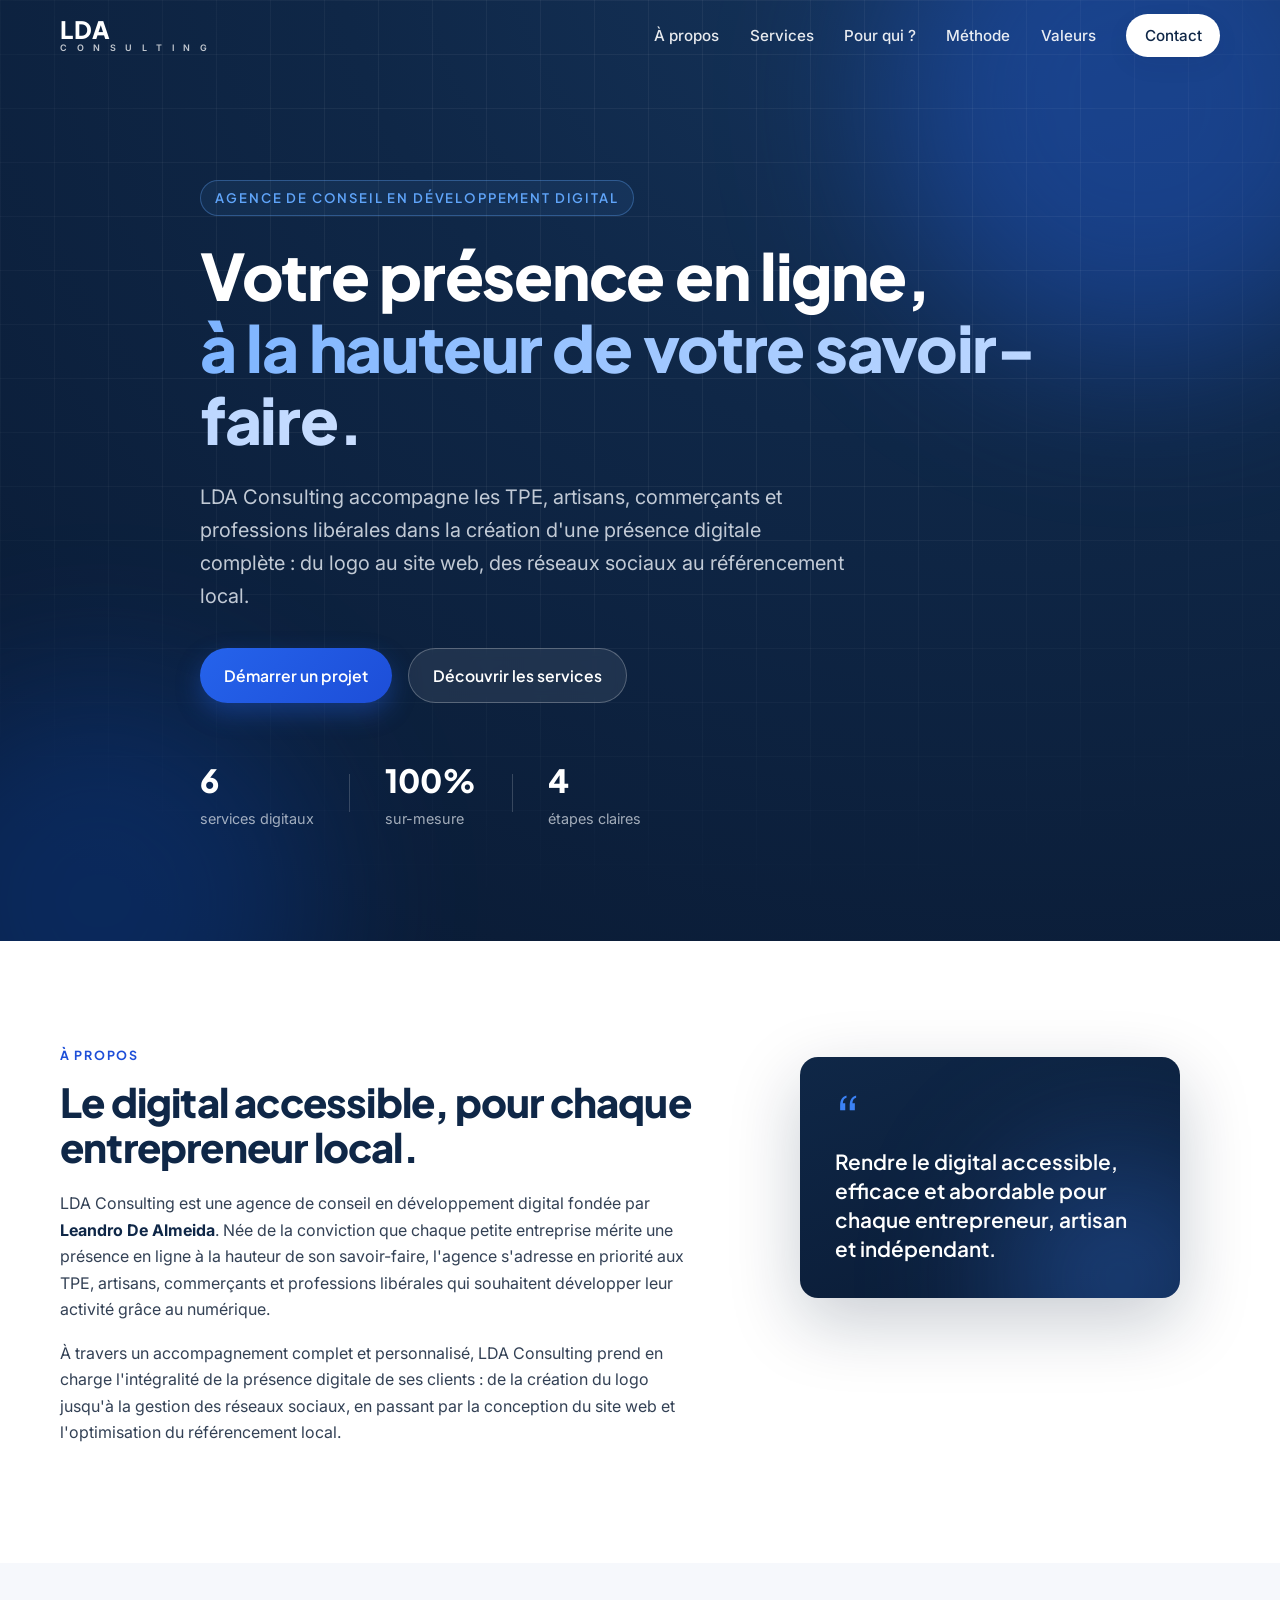
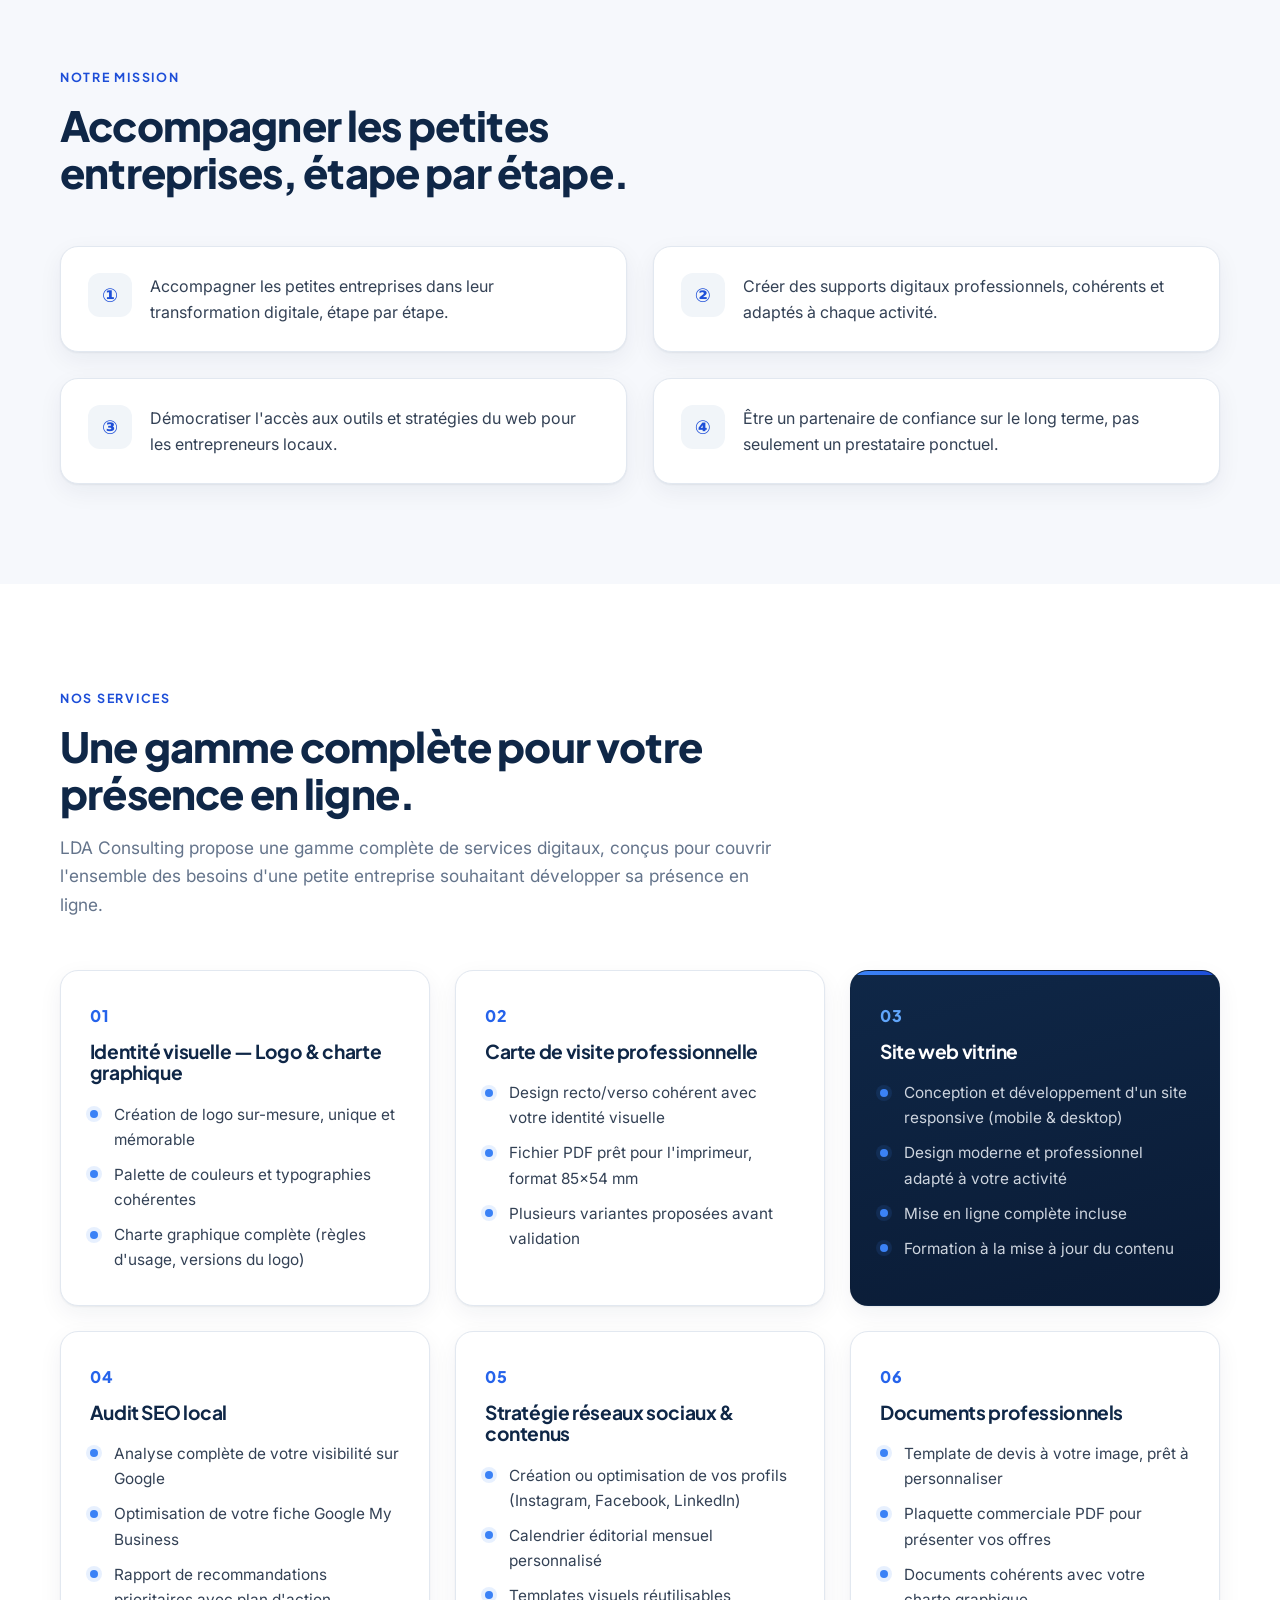
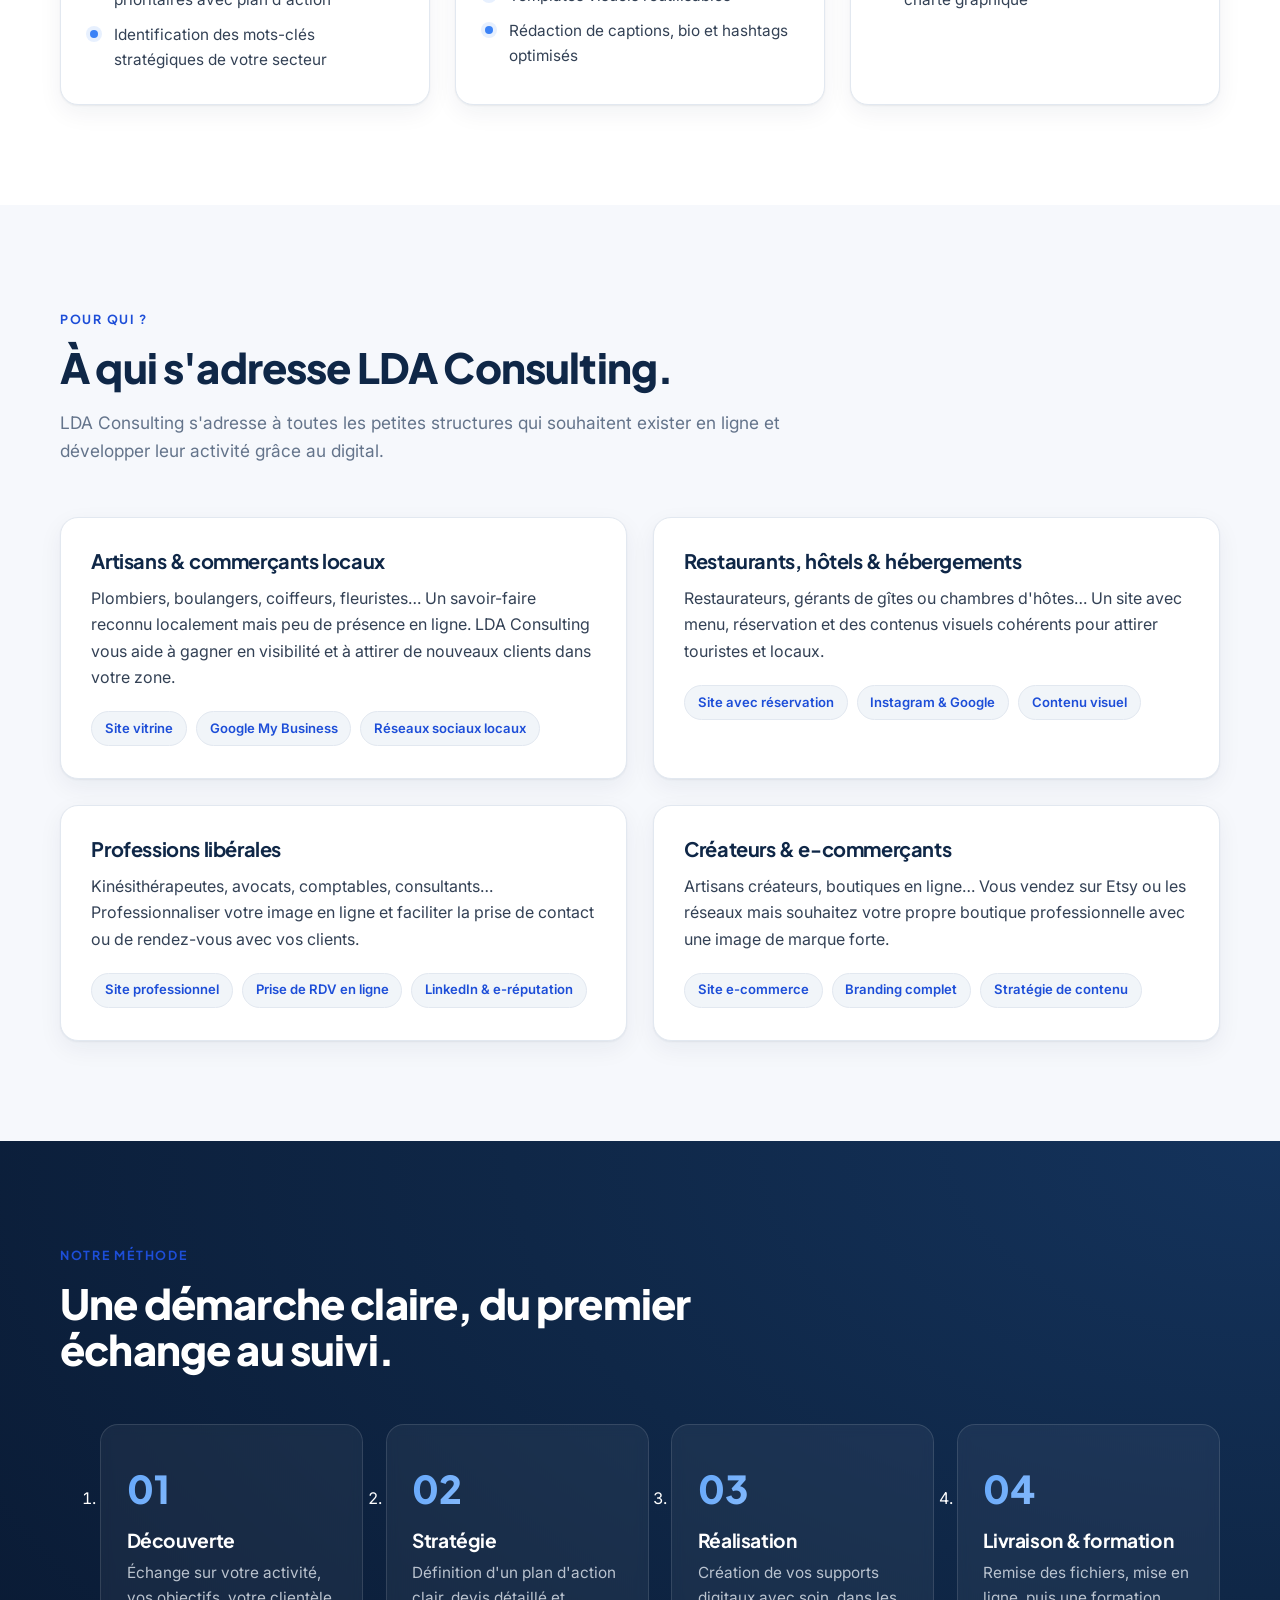
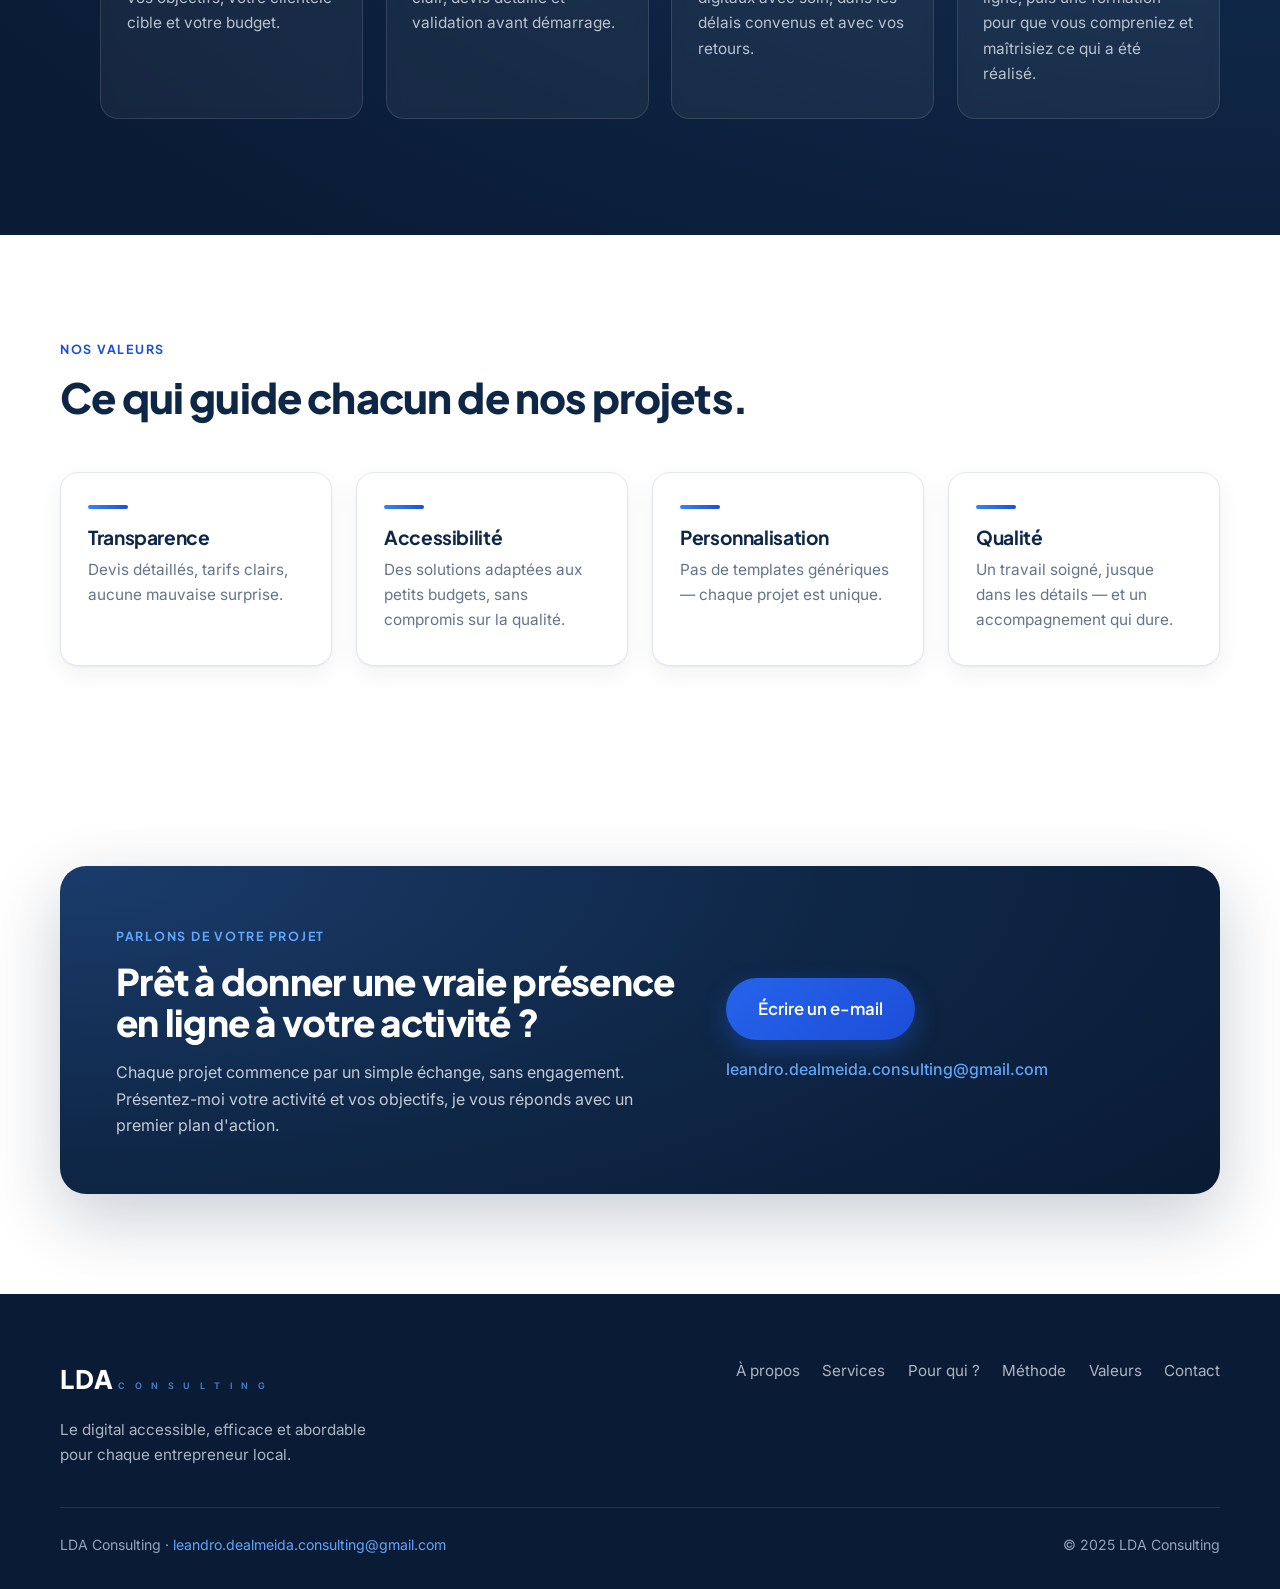
<file: index.html>
<!DOCTYPE html>
<html lang="fr">
<head>
  <meta charset="UTF-8" />
  <meta name="viewport" content="width=device-width, initial-scale=1.0" />
  <title>LDA Consulting — Agence de conseil en développement digital</title>
  <meta name="description" content="LDA Consulting accompagne les TPE, artisans, commerçants et professions libérales dans leur transformation digitale : logo, site web, réseaux sociaux et SEO local." />
  <link rel="preconnect" href="https://fonts.googleapis.com" />
  <link rel="preconnect" href="https://fonts.gstatic.com" crossorigin />
  <link href="https://fonts.googleapis.com/css2?family=Plus+Jakarta+Sans:wght@400;500;600;700;800&family=Inter:wght@400;500;600&display=swap" rel="stylesheet" />
  <link rel="stylesheet" href="styles.css" />
</head>
<body>

  <!-- ============ HEADER ============ -->
  <header class="site-header" id="header">
    <div class="container header-inner">
      <a href="#accueil" class="brand" aria-label="LDA Consulting — accueil">
        <span class="brand-mark">LDA</span>
        <span class="brand-sub">C&nbsp;O&nbsp;N&nbsp;S&nbsp;U&nbsp;L&nbsp;T&nbsp;I&nbsp;N&nbsp;G</span>
      </a>

      <nav class="nav" id="nav">
        <a href="#apropos">À propos</a>
        <a href="#services">Services</a>
        <a href="#clients">Pour qui&nbsp;?</a>
        <a href="#methode">Méthode</a>
        <a href="#valeurs">Valeurs</a>
        <a href="#contact" class="nav-cta">Contact</a>
      </nav>

      <button class="nav-toggle" id="navToggle" aria-label="Ouvrir le menu" aria-expanded="false">
        <span></span><span></span><span></span>
      </button>
    </div>
  </header>

  <!-- ============ HERO ============ -->
  <section class="hero" id="accueil">
    <div class="hero-bg" aria-hidden="true">
      <div class="glow glow-1"></div>
      <div class="glow glow-2"></div>
      <div class="grid-overlay"></div>
    </div>

    <div class="container hero-inner">
      <span class="eyebrow reveal">Agence de conseil en développement digital</span>
      <h1 class="reveal">
        Votre présence en ligne,<br />
        <span class="grad">à la hauteur de votre savoir-faire.</span>
      </h1>
      <p class="hero-lead reveal">
        LDA Consulting accompagne les TPE, artisans, commerçants et professions libérales
        dans la création d'une présence digitale complète&nbsp;: du logo au site web,
        des réseaux sociaux au référencement local.
      </p>
      <div class="hero-actions reveal">
        <a href="#contact" class="btn btn-primary">Démarrer un projet</a>
        <a href="#services" class="btn btn-ghost">Découvrir les services</a>
      </div>

      <div class="hero-stats reveal">
        <div class="stat">
          <span class="stat-num">6</span>
          <span class="stat-label">services digitaux</span>
        </div>
        <div class="stat-divider"></div>
        <div class="stat">
          <span class="stat-num">100%</span>
          <span class="stat-label">sur-mesure</span>
        </div>
        <div class="stat-divider"></div>
        <div class="stat">
          <span class="stat-num">4</span>
          <span class="stat-label">étapes claires</span>
        </div>
      </div>
    </div>
  </section>

  <!-- ============ À PROPOS ============ -->
  <section class="section" id="apropos">
    <div class="container about-grid">
      <div class="about-text reveal">
        <span class="section-tag">À propos</span>
        <h2>Le digital accessible, pour chaque entrepreneur local.</h2>
        <p>
          LDA Consulting est une agence de conseil en développement digital fondée par
          <strong>Leandro De Almeida</strong>. Née de la conviction que chaque petite
          entreprise mérite une présence en ligne à la hauteur de son savoir-faire,
          l'agence s'adresse en priorité aux TPE, artisans, commerçants et professions
          libérales qui souhaitent développer leur activité grâce au numérique.
        </p>
        <p>
          À travers un accompagnement complet et personnalisé, LDA Consulting prend en
          charge l'intégralité de la présence digitale de ses clients&nbsp;: de la création
          du logo jusqu'à la gestion des réseaux sociaux, en passant par la conception
          du site web et l'optimisation du référencement local.
        </p>
      </div>

      <figure class="quote-card reveal">
        <div class="quote-mark">“</div>
        <blockquote>
          Rendre le digital accessible, efficace et abordable pour chaque entrepreneur,
          artisan et indépendant.
        </blockquote>
      </figure>
    </div>
  </section>

  <!-- ============ MISSION ============ -->
  <section class="section section-mission" id="mission">
    <div class="container">
      <div class="section-head reveal">
        <span class="section-tag">Notre mission</span>
        <h2>Accompagner les petites entreprises, étape par étape.</h2>
      </div>

      <div class="mission-grid">
        <div class="mission-item reveal">
          <div class="mission-icon">①</div>
          <p>Accompagner les petites entreprises dans leur transformation digitale, étape par étape.</p>
        </div>
        <div class="mission-item reveal">
          <div class="mission-icon">②</div>
          <p>Créer des supports digitaux professionnels, cohérents et adaptés à chaque activité.</p>
        </div>
        <div class="mission-item reveal">
          <div class="mission-icon">③</div>
          <p>Démocratiser l'accès aux outils et stratégies du web pour les entrepreneurs locaux.</p>
        </div>
        <div class="mission-item reveal">
          <div class="mission-icon">④</div>
          <p>Être un partenaire de confiance sur le long terme, pas seulement un prestataire ponctuel.</p>
        </div>
      </div>
    </div>
  </section>

  <!-- ============ SERVICES ============ -->
  <section class="section" id="services">
    <div class="container">
      <div class="section-head reveal">
        <span class="section-tag">Nos services</span>
        <h2>Une gamme complète pour votre présence en ligne.</h2>
        <p class="section-intro">
          LDA Consulting propose une gamme complète de services digitaux, conçus pour
          couvrir l'ensemble des besoins d'une petite entreprise souhaitant développer
          sa présence en ligne.
        </p>
      </div>

      <div class="services-grid">
        <!-- 01 -->
        <article class="service-card reveal">
          <span class="service-num">01</span>
          <h3>Identité visuelle — Logo &amp; charte graphique</h3>
          <ul>
            <li>Création de logo sur-mesure, unique et mémorable</li>
            <li>Palette de couleurs et typographies cohérentes</li>
            <li>Charte graphique complète (règles d'usage, versions du logo)</li>
          </ul>
        </article>

        <!-- 02 -->
        <article class="service-card reveal">
          <span class="service-num">02</span>
          <h3>Carte de visite professionnelle</h3>
          <ul>
            <li>Design recto/verso cohérent avec votre identité visuelle</li>
            <li>Fichier PDF prêt pour l'imprimeur, format 85×54&nbsp;mm</li>
            <li>Plusieurs variantes proposées avant validation</li>
          </ul>
        </article>

        <!-- 03 -->
        <article class="service-card reveal featured">
          <span class="service-num">03</span>
          <h3>Site web vitrine</h3>
          <ul>
            <li>Conception et développement d'un site responsive (mobile &amp; desktop)</li>
            <li>Design moderne et professionnel adapté à votre activité</li>
            <li>Mise en ligne complète incluse</li>
            <li>Formation à la mise à jour du contenu</li>
          </ul>
        </article>

        <!-- 04 -->
        <article class="service-card reveal">
          <span class="service-num">04</span>
          <h3>Audit SEO local</h3>
          <ul>
            <li>Analyse complète de votre visibilité sur Google</li>
            <li>Optimisation de votre fiche Google My Business</li>
            <li>Rapport de recommandations prioritaires avec plan d'action</li>
            <li>Identification des mots-clés stratégiques de votre secteur</li>
          </ul>
        </article>

        <!-- 05 -->
        <article class="service-card reveal">
          <span class="service-num">05</span>
          <h3>Stratégie réseaux sociaux &amp; contenus</h3>
          <ul>
            <li>Création ou optimisation de vos profils (Instagram, Facebook, LinkedIn)</li>
            <li>Calendrier éditorial mensuel personnalisé</li>
            <li>Templates visuels réutilisables</li>
            <li>Rédaction de captions, bio et hashtags optimisés</li>
          </ul>
        </article>

        <!-- 06 -->
        <article class="service-card reveal">
          <span class="service-num">06</span>
          <h3>Documents professionnels</h3>
          <ul>
            <li>Template de devis à votre image, prêt à personnaliser</li>
            <li>Plaquette commerciale PDF pour présenter vos offres</li>
            <li>Documents cohérents avec votre charte graphique</li>
          </ul>
        </article>
      </div>
    </div>
  </section>

  <!-- ============ CLIENTS / POUR QUI ============ -->
  <section class="section section-clients" id="clients">
    <div class="container">
      <div class="section-head reveal">
        <span class="section-tag">Pour qui&nbsp;?</span>
        <h2>À qui s'adresse LDA Consulting.</h2>
        <p class="section-intro">
          LDA Consulting s'adresse à toutes les petites structures qui souhaitent exister
          en ligne et développer leur activité grâce au digital.
        </p>
      </div>

      <div class="clients-grid">
        <article class="client-card reveal">
          <h3>Artisans &amp; commerçants locaux</h3>
          <p>
            Plombiers, boulangers, coiffeurs, fleuristes… Un savoir-faire reconnu localement
            mais peu de présence en ligne. LDA Consulting vous aide à gagner en visibilité
            et à attirer de nouveaux clients dans votre zone.
          </p>
          <div class="tags">
            <span>Site vitrine</span><span>Google My Business</span><span>Réseaux sociaux locaux</span>
          </div>
        </article>

        <article class="client-card reveal">
          <h3>Restaurants, hôtels &amp; hébergements</h3>
          <p>
            Restaurateurs, gérants de gîtes ou chambres d'hôtes… Un site avec menu,
            réservation et des contenus visuels cohérents pour attirer touristes et locaux.
          </p>
          <div class="tags">
            <span>Site avec réservation</span><span>Instagram &amp; Google</span><span>Contenu visuel</span>
          </div>
        </article>

        <article class="client-card reveal">
          <h3>Professions libérales</h3>
          <p>
            Kinésithérapeutes, avocats, comptables, consultants… Professionnaliser votre
            image en ligne et faciliter la prise de contact ou de rendez-vous avec vos clients.
          </p>
          <div class="tags">
            <span>Site professionnel</span><span>Prise de RDV en ligne</span><span>LinkedIn &amp; e-réputation</span>
          </div>
        </article>

        <article class="client-card reveal">
          <h3>Créateurs &amp; e-commerçants</h3>
          <p>
            Artisans créateurs, boutiques en ligne… Vous vendez sur Etsy ou les réseaux
            mais souhaitez votre propre boutique professionnelle avec une image de marque forte.
          </p>
          <div class="tags">
            <span>Site e-commerce</span><span>Branding complet</span><span>Stratégie de contenu</span>
          </div>
        </article>
      </div>
    </div>
  </section>

  <!-- ============ MÉTHODE ============ -->
  <section class="section section-method" id="methode">
    <div class="container">
      <div class="section-head reveal">
        <span class="section-tag">Notre méthode</span>
        <h2>Une démarche claire, du premier échange au suivi.</h2>
      </div>

      <ol class="method-steps">
        <li class="method-step reveal">
          <span class="step-num">01</span>
          <h3>Découverte</h3>
          <p>Échange sur votre activité, vos objectifs, votre clientèle cible et votre budget.</p>
        </li>
        <li class="method-step reveal">
          <span class="step-num">02</span>
          <h3>Stratégie</h3>
          <p>Définition d'un plan d'action clair, devis détaillé et validation avant démarrage.</p>
        </li>
        <li class="method-step reveal">
          <span class="step-num">03</span>
          <h3>Réalisation</h3>
          <p>Création de vos supports digitaux avec soin, dans les délais convenus et avec vos retours.</p>
        </li>
        <li class="method-step reveal">
          <span class="step-num">04</span>
          <h3>Livraison &amp; formation</h3>
          <p>Remise des fichiers, mise en ligne, puis une formation pour que vous compreniez et maîtrisiez ce qui a été réalisé.</p>
        </li>
      </ol>
    </div>
  </section>

  <!-- ============ VALEURS ============ -->
  <section class="section" id="valeurs">
    <div class="container">
      <div class="section-head reveal">
        <span class="section-tag">Nos valeurs</span>
        <h2>Ce qui guide chacun de nos projets.</h2>
      </div>

      <div class="values-grid">
        <div class="value-card reveal">
          <h3>Transparence</h3>
          <p>Devis détaillés, tarifs clairs, aucune mauvaise surprise.</p>
        </div>
        <div class="value-card reveal">
          <h3>Accessibilité</h3>
          <p>Des solutions adaptées aux petits budgets, sans compromis sur la qualité.</p>
        </div>
        <div class="value-card reveal">
          <h3>Personnalisation</h3>
          <p>Pas de templates génériques — chaque projet est unique.</p>
        </div>
        <div class="value-card reveal">
          <h3>Qualité</h3>
          <p>Un travail soigné, jusque dans les détails — et un accompagnement qui dure.</p>
        </div>
      </div>
    </div>
  </section>

  <!-- ============ CONTACT / CTA ============ -->
  <section class="section section-contact" id="contact">
    <div class="container">
      <div class="contact-card reveal">
        <div class="contact-text">
          <span class="section-tag light">Parlons de votre projet</span>
          <h2>Prêt à donner une vraie présence en ligne à votre activité&nbsp;?</h2>
          <p>
            Chaque projet commence par un simple échange, sans engagement. Présentez-moi
            votre activité et vos objectifs, je vous réponds avec un premier plan d'action.
          </p>
        </div>
        <div class="contact-actions">
          <a class="btn btn-primary btn-lg" href="mailto:leandro.dealmeida.consulting@gmail.com?subject=Demande%20de%20projet%20—%20LDA%20Consulting">
            Écrire un e-mail
          </a>
          <a class="contact-mail" href="mailto:leandro.dealmeida.consulting@gmail.com">
            leandro.dealmeida.consulting@gmail.com
          </a>
        </div>
      </div>
    </div>
  </section>

  <!-- ============ FOOTER ============ -->
  <footer class="site-footer">
    <div class="container footer-inner">
      <div class="footer-brand">
        <span class="brand-mark">LDA</span>
        <span class="brand-sub">C&nbsp;O&nbsp;N&nbsp;S&nbsp;U&nbsp;L&nbsp;T&nbsp;I&nbsp;N&nbsp;G</span>
        <p>Le digital accessible, efficace et abordable pour chaque entrepreneur local.</p>
      </div>

      <nav class="footer-nav">
        <a href="#apropos">À propos</a>
        <a href="#services">Services</a>
        <a href="#clients">Pour qui&nbsp;?</a>
        <a href="#methode">Méthode</a>
        <a href="#valeurs">Valeurs</a>
        <a href="#contact">Contact</a>
      </nav>
    </div>
    <div class="container footer-bottom">
      <span>LDA Consulting · <a href="mailto:leandro.dealmeida.consulting@gmail.com">leandro.dealmeida.consulting@gmail.com</a></span>
      <span>© 2025 LDA Consulting</span>
    </div>
  </footer>

  <script src="script.js"></script>
</body>
</html>
</file>
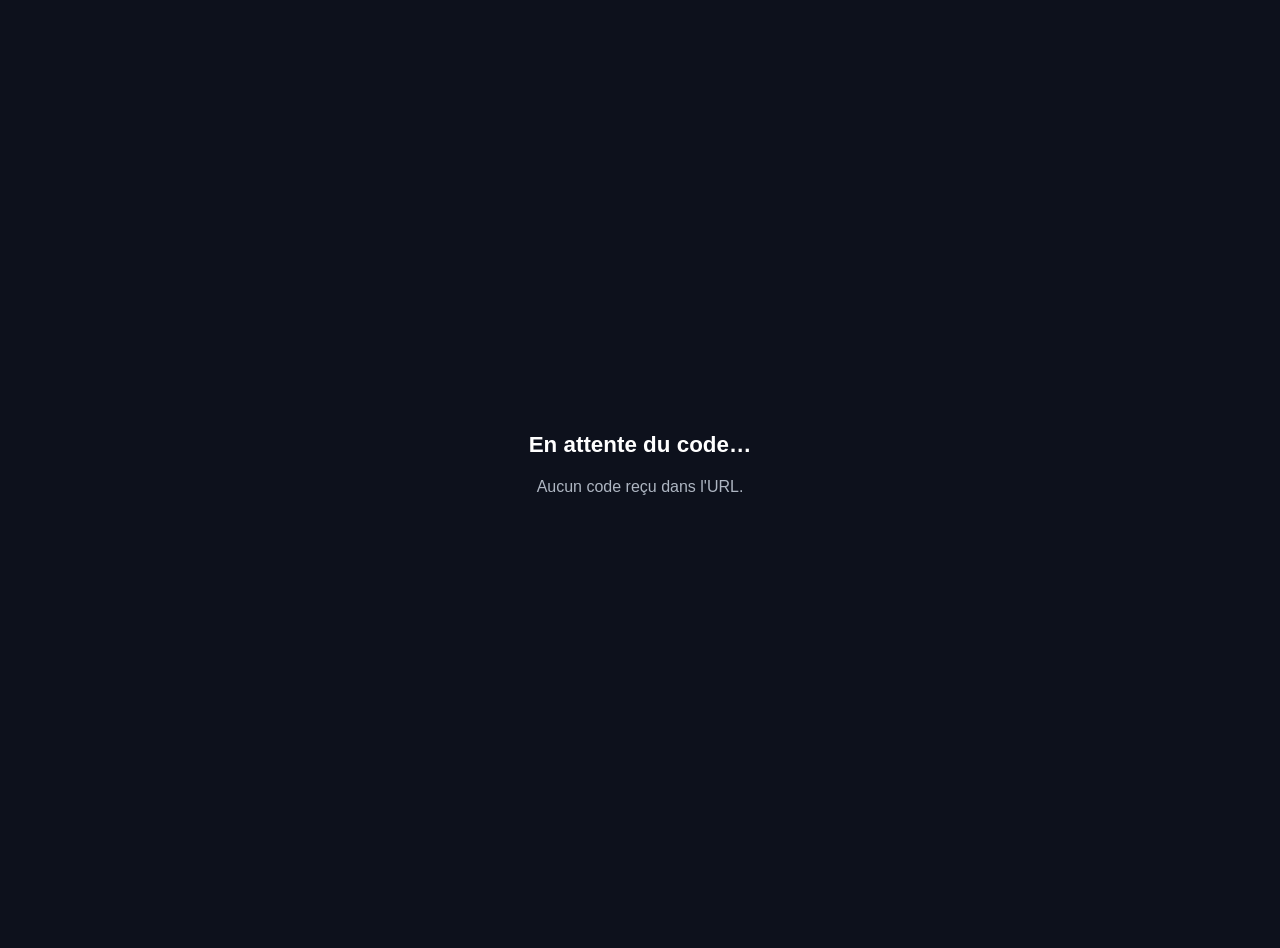
<file: callback.html>
<!DOCTYPE html>
<html lang="fr">
<head>
<meta charset="UTF-8">
<meta name="viewport" content="width=device-width, initial-scale=1.0">
<title>Autorisation — LDA video</title>
<style>
  body { margin:0; min-height:100vh; display:flex; align-items:center;
         justify-content:center; font-family:-apple-system,Segoe UI,Roboto,Arial,sans-serif;
         background:#0d111c; color:#fff; text-align:center; padding:24px; }
  .card { max-width:520px; }
  h1 { font-size:1.4rem; margin:0 0 12px; }
  p { color:#aeb6c2; line-height:1.6; }
  a.btn { display:inline-block; margin-top:18px; background:#e50914; color:#fff;
          text-decoration:none; padding:12px 22px; border-radius:8px; font-weight:600; }
  code { color:#7fd1ff; word-break:break-all; }
</style>
</head>
<body>
<div class="card">
  <h1 id="title">Autorisation reçue ✓</h1>
  <p id="msg">Transmission à l'application locale…<br>Tu peux fermer cet onglet
     une fois revenu à ton terminal.</p>
  <a id="manual" class="btn" style="display:none">Continuer manuellement</a>
</div>
<script>
  // TikTok (et autres) redirige ici avec ?code=...&state=... . On relaie ce code
  // vers le petit serveur local de l'app (http://localhost:8723/). La navigation
  // de haut niveau HTTPS -> http://localhost est autorisee par les navigateurs.
  var qs = window.location.search || "";
  var params = new URLSearchParams(qs);
  var local = "http://localhost:8723/" + qs;
  if (params.get("error")) {
    document.getElementById("title").textContent = "Autorisation refusée";
    document.getElementById("msg").textContent = params.get("error_description")
        || params.get("error");
  } else if (params.get("code")) {
    var btn = document.getElementById("manual");
    btn.href = local; btn.style.display = "inline-block";
    // Tentative de relais automatique.
    setTimeout(function(){ window.location.replace(local); }, 600);
  } else {
    document.getElementById("title").textContent = "En attente du code…";
    document.getElementById("msg").textContent = "Aucun code reçu dans l'URL.";
  }
</script>
</body>
</html>
</file>
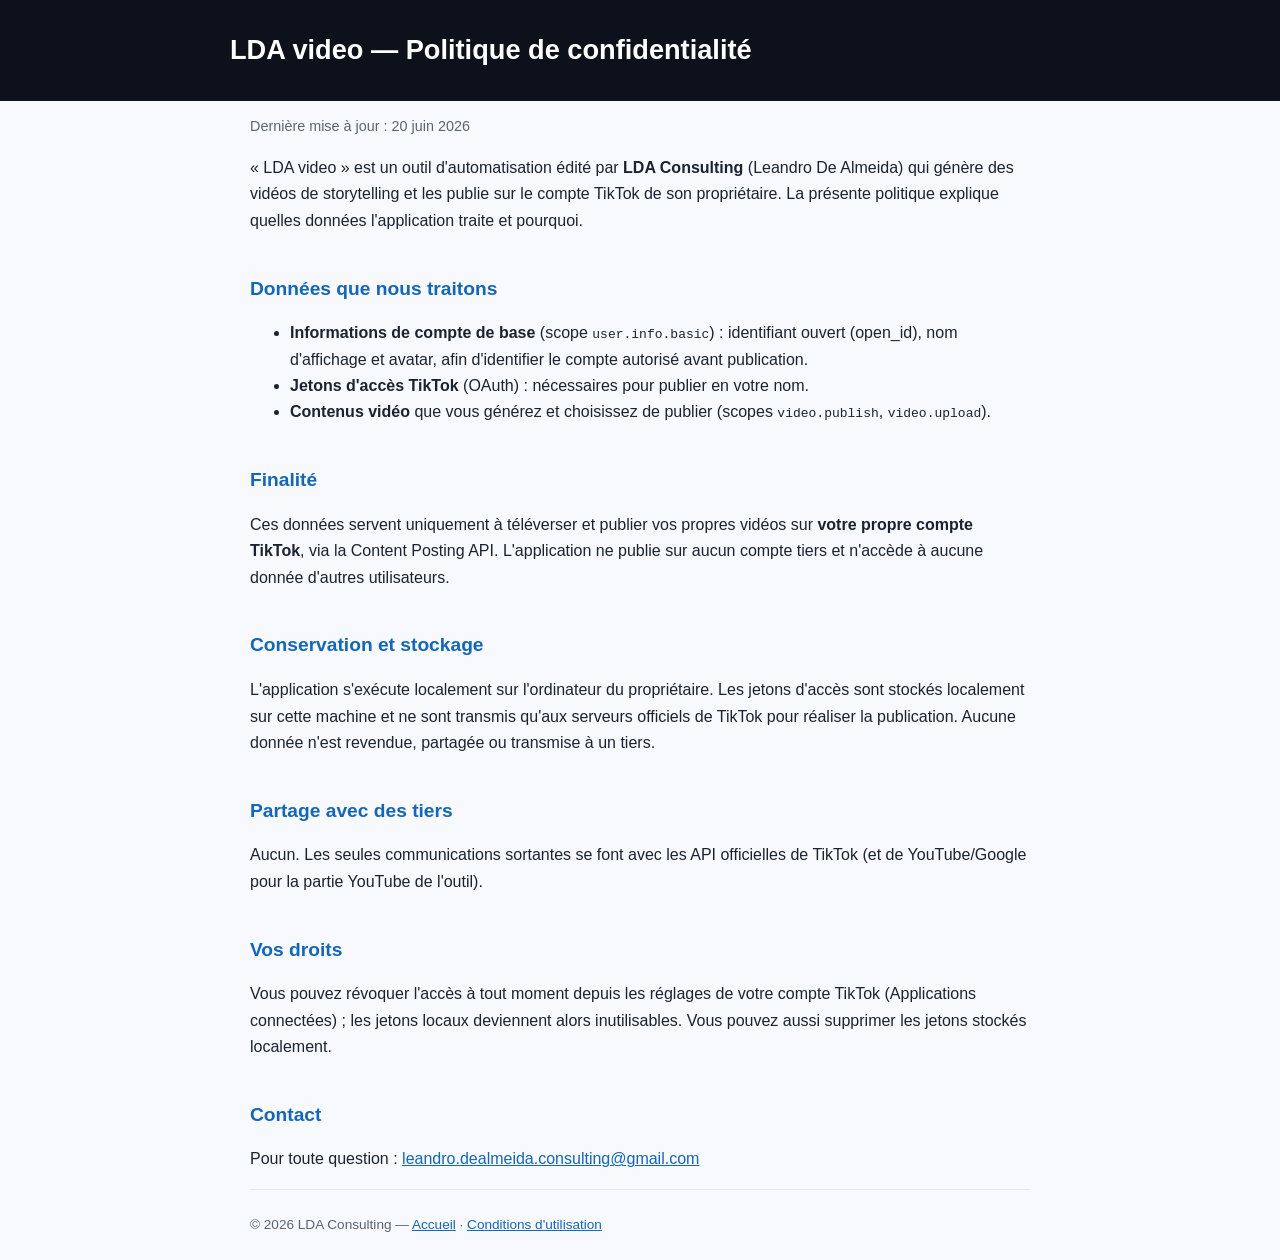
<file: privacy.html>
<!DOCTYPE html>
<html lang="fr">
<head>
<meta charset="UTF-8">
<meta name="viewport" content="width=device-width, initial-scale=1.0">
<title>Politique de confidentialité — LDA video</title>
<style>
  :root { --bleu:#1466b8; --gris:#5b6470; --fond:#f7f9fc; }
  * { box-sizing:border-box; }
  body { margin:0; font-family:-apple-system,Segoe UI,Roboto,Helvetica,Arial,sans-serif;
         color:#1b2330; background:var(--fond); line-height:1.65; }
  header { background:#0d111c; color:#fff; padding:28px 20px; }
  .wrap { max-width:820px; margin:0 auto; padding:0 20px; }
  header .wrap { padding:0; }
  h1 { margin:0; font-size:1.7rem; }
  main { padding:40px 0 80px; }
  h2 { color:var(--bleu); margin-top:2em; font-size:1.2rem; }
  .maj { color:var(--gris); font-size:.9rem; }
  a { color:var(--bleu); }
  footer { color:var(--gris); font-size:.85rem; border-top:1px solid #e2e8f0;
           padding:24px 0; }
</style>
</head>
<body>
<header><div class="wrap"><h1>LDA video — Politique de confidentialité</h1></div></header>
<main class="wrap">
  <p class="maj">Dernière mise à jour : 20 juin 2026</p>

  <p>« LDA video » est un outil d'automatisation édité par <strong>LDA Consulting</strong>
  (Leandro De Almeida) qui génère des vidéos de storytelling et les publie sur le
  compte TikTok de son propriétaire. La présente politique explique quelles données
  l'application traite et pourquoi.</p>

  <h2>Données que nous traitons</h2>
  <ul>
    <li><strong>Informations de compte de base</strong> (scope <code>user.info.basic</code>) :
      identifiant ouvert (open_id), nom d'affichage et avatar, afin d'identifier le
      compte autorisé avant publication.</li>
    <li><strong>Jetons d'accès TikTok</strong> (OAuth) : nécessaires pour publier en votre nom.</li>
    <li><strong>Contenus vidéo</strong> que vous générez et choisissez de publier
      (scopes <code>video.publish</code>, <code>video.upload</code>).</li>
  </ul>

  <h2>Finalité</h2>
  <p>Ces données servent uniquement à téléverser et publier vos propres vidéos sur
  <strong>votre propre compte TikTok</strong>, via la Content Posting API. L'application
  ne publie sur aucun compte tiers et n'accède à aucune donnée d'autres utilisateurs.</p>

  <h2>Conservation et stockage</h2>
  <p>L'application s'exécute localement sur l'ordinateur du propriétaire. Les jetons
  d'accès sont stockés localement sur cette machine et ne sont transmis qu'aux
  serveurs officiels de TikTok pour réaliser la publication. Aucune donnée n'est
  revendue, partagée ou transmise à un tiers.</p>

  <h2>Partage avec des tiers</h2>
  <p>Aucun. Les seules communications sortantes se font avec les API officielles de
  TikTok (et de YouTube/Google pour la partie YouTube de l'outil).</p>

  <h2>Vos droits</h2>
  <p>Vous pouvez révoquer l'accès à tout moment depuis les réglages de votre compte
  TikTok (Applications connectées) ; les jetons locaux deviennent alors inutilisables.
  Vous pouvez aussi supprimer les jetons stockés localement.</p>

  <h2>Contact</h2>
  <p>Pour toute question : <a href="mailto:leandro.dealmeida.consulting@gmail.com">
  leandro.dealmeida.consulting@gmail.com</a></p>

  <footer>© 2026 LDA Consulting — <a href="index.html">Accueil</a> ·
  <a href="terms.html">Conditions d'utilisation</a></footer>
</main>
</body>
</html>
</file>
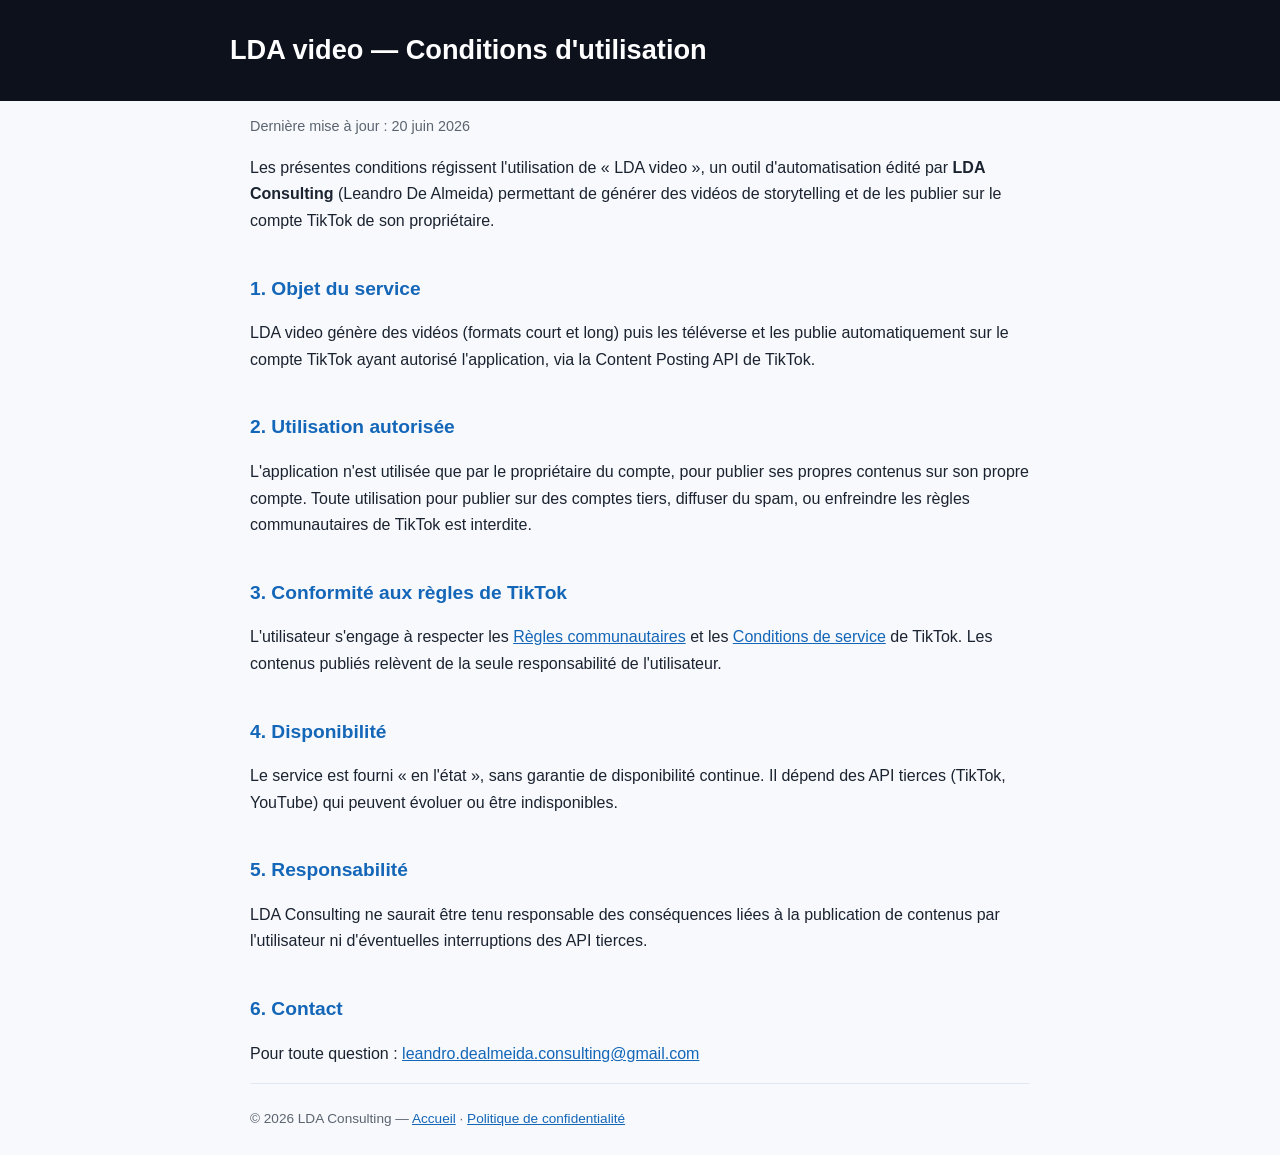
<file: terms.html>
<!DOCTYPE html>
<html lang="fr">
<head>
<meta charset="UTF-8">
<meta name="viewport" content="width=device-width, initial-scale=1.0">
<title>Conditions d'utilisation — LDA video</title>
<style>
  :root { --bleu:#1466b8; --gris:#5b6470; --fond:#f7f9fc; }
  * { box-sizing:border-box; }
  body { margin:0; font-family:-apple-system,Segoe UI,Roboto,Helvetica,Arial,sans-serif;
         color:#1b2330; background:var(--fond); line-height:1.65; }
  header { background:#0d111c; color:#fff; padding:28px 20px; }
  .wrap { max-width:820px; margin:0 auto; padding:0 20px; }
  header .wrap { padding:0; }
  h1 { margin:0; font-size:1.7rem; }
  main { padding:40px 0 80px; }
  h2 { color:var(--bleu); margin-top:2em; font-size:1.2rem; }
  .maj { color:var(--gris); font-size:.9rem; }
  a { color:var(--bleu); }
  footer { color:var(--gris); font-size:.85rem; border-top:1px solid #e2e8f0;
           padding:24px 0; }
</style>
</head>
<body>
<header><div class="wrap"><h1>LDA video — Conditions d'utilisation</h1></div></header>
<main class="wrap">
  <p class="maj">Dernière mise à jour : 20 juin 2026</p>

  <p>Les présentes conditions régissent l'utilisation de « LDA video », un outil
  d'automatisation édité par <strong>LDA Consulting</strong> (Leandro De Almeida)
  permettant de générer des vidéos de storytelling et de les publier sur le compte
  TikTok de son propriétaire.</p>

  <h2>1. Objet du service</h2>
  <p>LDA video génère des vidéos (formats court et long) puis les téléverse et les
  publie automatiquement sur le compte TikTok ayant autorisé l'application, via la
  Content Posting API de TikTok.</p>

  <h2>2. Utilisation autorisée</h2>
  <p>L'application n'est utilisée que par le propriétaire du compte, pour publier ses
  propres contenus sur son propre compte. Toute utilisation pour publier sur des
  comptes tiers, diffuser du spam, ou enfreindre les règles communautaires de TikTok
  est interdite.</p>

  <h2>3. Conformité aux règles de TikTok</h2>
  <p>L'utilisateur s'engage à respecter les
  <a href="https://www.tiktok.com/community-guidelines">Règles communautaires</a> et les
  <a href="https://www.tiktok.com/legal/terms-of-service">Conditions de service</a> de
  TikTok. Les contenus publiés relèvent de la seule responsabilité de l'utilisateur.</p>

  <h2>4. Disponibilité</h2>
  <p>Le service est fourni « en l'état », sans garantie de disponibilité continue. Il
  dépend des API tierces (TikTok, YouTube) qui peuvent évoluer ou être indisponibles.</p>

  <h2>5. Responsabilité</h2>
  <p>LDA Consulting ne saurait être tenu responsable des conséquences liées à la
  publication de contenus par l'utilisateur ni d'éventuelles interruptions des API tierces.</p>

  <h2>6. Contact</h2>
  <p>Pour toute question : <a href="mailto:leandro.dealmeida.consulting@gmail.com">
  leandro.dealmeida.consulting@gmail.com</a></p>

  <footer>© 2026 LDA Consulting — <a href="index.html">Accueil</a> ·
  <a href="privacy.html">Politique de confidentialité</a></footer>
</main>
</body>
</html>
</file>
<file: styles.css>
/* =========================================================
   LDA Consulting — Feuille de styles
   Palette : bleu / blanc / gris
   ========================================================= */

:root {
  /* Bleus */
  --navy-900: #0a1b35;
  --navy-800: #0f2747;
  --navy-700: #15355f;
  --blue-600: #1d4ed8;
  --blue-500: #2563eb;
  --blue-400: #3b82f6;
  --blue-300: #60a5fa;

  /* Gris / neutres */
  --ink: #0e1726;
  --slate-700: #334155;
  --slate-500: #64748b;
  --slate-400: #94a3b8;
  --slate-200: #e2e8f0;
  --slate-100: #f1f5f9;
  --mist: #f6f8fc;
  --white: #ffffff;

  --radius: 18px;
  --radius-sm: 12px;
  --shadow-sm: 0 1px 2px rgba(15, 39, 71, .06), 0 8px 24px rgba(15, 39, 71, .06);
  --shadow-md: 0 10px 40px rgba(15, 39, 71, .12);
  --shadow-lg: 0 24px 70px rgba(10, 27, 53, .22);

  --maxw: 1160px;
  --font-display: "Plus Jakarta Sans", system-ui, sans-serif;
  --font-body: "Inter", system-ui, sans-serif;
}

/* ---------- Reset ---------- */
*, *::before, *::after { box-sizing: border-box; }
html { scroll-behavior: smooth; -webkit-text-size-adjust: 100%; }
body {
  margin: 0;
  font-family: var(--font-body);
  color: var(--ink);
  background: var(--white);
  line-height: 1.65;
  -webkit-font-smoothing: antialiased;
}
h1, h2, h3 { font-family: var(--font-display); line-height: 1.12; letter-spacing: -.02em; margin: 0; }
p { margin: 0; }
a { color: inherit; text-decoration: none; }
img, svg { display: block; max-width: 100%; }
ul { margin: 0; padding: 0; list-style: none; }

.container { width: min(100% - 40px, var(--maxw)); margin-inline: auto; }

/* ---------- Boutons ---------- */
.btn {
  display: inline-flex; align-items: center; justify-content: center;
  gap: .5rem; padding: .85rem 1.5rem; border-radius: 999px;
  font-family: var(--font-display); font-weight: 600; font-size: .98rem;
  cursor: pointer; transition: transform .2s ease, box-shadow .25s ease, background .25s ease;
  white-space: nowrap;
}
.btn-primary {
  background: linear-gradient(135deg, var(--blue-500), var(--blue-600));
  color: var(--white); box-shadow: 0 10px 24px rgba(37, 99, 235, .35);
}
.btn-primary:hover { transform: translateY(-2px); box-shadow: 0 16px 34px rgba(37, 99, 235, .45); }
.btn-ghost {
  background: rgba(255, 255, 255, .08); color: var(--white);
  border: 1px solid rgba(255, 255, 255, .25); backdrop-filter: blur(6px);
}
.btn-ghost:hover { background: rgba(255, 255, 255, .16); transform: translateY(-2px); }
.btn-lg { padding: 1.05rem 2rem; font-size: 1.05rem; }

/* ---------- Header ---------- */
.site-header {
  position: fixed; inset: 0 0 auto 0; z-index: 100;
  transition: background .3s ease, box-shadow .3s ease, padding .3s ease;
  padding: 14px 0;
}
.site-header.scrolled {
  background: rgba(255, 255, 255, .85);
  backdrop-filter: saturate(180%) blur(14px);
  box-shadow: 0 1px 0 rgba(15, 39, 71, .08);
}
.header-inner { display: flex; align-items: center; justify-content: space-between; }

.brand { display: inline-flex; flex-direction: column; line-height: 1; color: var(--white); transition: color .3s ease; }
.site-header.scrolled .brand { color: var(--navy-800); }
.brand-mark { font-family: var(--font-display); font-weight: 800; font-size: 1.5rem; letter-spacing: .04em; }
.brand-sub { font-size: .56rem; letter-spacing: .42em; font-weight: 600; margin-top: 3px; opacity: .75; }

.nav { display: flex; align-items: center; gap: 1.9rem; }
.nav a { color: rgba(255, 255, 255, .9); font-weight: 500; font-size: .95rem; transition: color .2s ease; position: relative; }
.nav a:not(.nav-cta)::after {
  content: ""; position: absolute; left: 0; bottom: -6px; height: 2px; width: 0;
  background: var(--blue-400); transition: width .25s ease;
}
.nav a:not(.nav-cta):hover::after { width: 100%; }
.site-header.scrolled .nav a { color: var(--slate-700); }
.nav-cta {
  background: var(--white); color: var(--navy-800) !important;
  padding: .55rem 1.15rem; border-radius: 999px; font-weight: 600;
  box-shadow: var(--shadow-sm); transition: transform .2s ease;
}
.site-header.scrolled .nav-cta { background: var(--blue-500); color: var(--white) !important; }
.nav-cta:hover { transform: translateY(-2px); }

.nav-toggle { display: none; flex-direction: column; gap: 5px; background: none; border: 0; cursor: pointer; padding: 8px; }
.nav-toggle span { width: 24px; height: 2px; background: var(--white); border-radius: 2px; transition: .3s; }
.site-header.scrolled .nav-toggle span { background: var(--navy-800); }

/* ---------- Hero ---------- */
.hero {
  position: relative; overflow: hidden; color: var(--white);
  background: radial-gradient(120% 130% at 80% -10%, #16365f 0%, var(--navy-800) 45%, var(--navy-900) 100%);
  padding: 180px 0 110px;
}
.hero-bg { position: absolute; inset: 0; z-index: 0; }
.glow { position: absolute; border-radius: 50%; filter: blur(80px); opacity: .55; }
.glow-1 { width: 520px; height: 520px; background: #1e51b8; top: -160px; right: -120px; }
.glow-2 { width: 440px; height: 440px; background: #0b3a8a; bottom: -180px; left: -120px; opacity: .45; }
.grid-overlay {
  position: absolute; inset: 0;
  background-image: linear-gradient(rgba(255,255,255,.05) 1px, transparent 1px),
                    linear-gradient(90deg, rgba(255,255,255,.05) 1px, transparent 1px);
  background-size: 54px 54px;
  mask-image: radial-gradient(80% 70% at 50% 30%, #000 40%, transparent 100%);
}
.hero-inner { position: relative; z-index: 1; max-width: 880px; }
.eyebrow {
  display: inline-block; font-family: var(--font-display); font-weight: 600;
  font-size: .82rem; letter-spacing: .14em; text-transform: uppercase;
  color: var(--blue-300); padding: .4rem .9rem; border: 1px solid rgba(96, 165, 250, .35);
  border-radius: 999px; background: rgba(96, 165, 250, .08); margin-bottom: 1.5rem;
}
.hero h1 { font-size: clamp(2.3rem, 5.2vw, 4rem); font-weight: 800; }
.grad {
  background: linear-gradient(100deg, #7db4ff, #c9deff);
  -webkit-background-clip: text; background-clip: text; color: transparent;
}
.hero-lead { margin: 1.6rem 0 2.2rem; font-size: clamp(1.05rem, 2vw, 1.25rem); color: rgba(226, 232, 240, .85); max-width: 660px; }
.hero-actions { display: flex; flex-wrap: wrap; gap: 1rem; }

.hero-stats { display: flex; align-items: center; gap: 2.2rem; margin-top: 3.2rem; flex-wrap: wrap; }
.stat { display: flex; flex-direction: column; }
.stat-num { font-family: var(--font-display); font-weight: 800; font-size: 2rem; color: var(--white); }
.stat-label { font-size: .9rem; color: rgba(226, 232, 240, .7); }
.stat-divider { width: 1px; height: 38px; background: rgba(255, 255, 255, .18); }

/* ---------- Sections génériques ---------- */
.section { padding: 100px 0; }
.section-tag {
  display: inline-block; font-family: var(--font-display); font-weight: 700;
  font-size: .78rem; letter-spacing: .14em; text-transform: uppercase;
  color: var(--blue-600); margin-bottom: .9rem;
}
.section-tag.light { color: var(--blue-300); }
.section-head { max-width: 720px; margin-bottom: 3.2rem; }
.section-head h2 { font-size: clamp(1.8rem, 3.4vw, 2.6rem); font-weight: 800; color: var(--navy-800); }
.section-intro { margin-top: 1.1rem; color: var(--slate-500); font-size: 1.08rem; }

/* ---------- À propos ---------- */
.about-grid { display: grid; grid-template-columns: 1.4fr 1fr; gap: 3.5rem; align-items: start; }
.about-text h2 { font-size: clamp(1.8rem, 3.4vw, 2.5rem); font-weight: 800; color: var(--navy-800); margin-bottom: 1.3rem; }
.about-text p { color: var(--slate-700); margin-bottom: 1.1rem; }
.about-text strong { color: var(--navy-800); }

.quote-card {
  position: relative; background: linear-gradient(160deg, var(--navy-800), var(--navy-900));
  color: var(--white); border-radius: var(--radius); padding: 2.6rem 2.2rem 2.2rem;
  box-shadow: var(--shadow-lg); overflow: hidden;
}
.quote-card::after {
  content: ""; position: absolute; width: 240px; height: 240px; border-radius: 50%;
  background: rgba(59, 130, 246, .35); filter: blur(70px); bottom: -100px; right: -60px;
}
.quote-mark { font-family: var(--font-display); font-size: 4rem; line-height: .6; color: var(--blue-400); margin-bottom: .6rem; }
.quote-card blockquote { margin: 0; font-family: var(--font-display); font-weight: 600; font-size: 1.3rem; line-height: 1.4; position: relative; z-index: 1; }
.quote-card figcaption { margin-top: 1.6rem; display: flex; flex-direction: column; position: relative; z-index: 1; }
.quote-name { font-weight: 700; }
.quote-role { font-size: .9rem; color: var(--blue-300); }

/* ---------- Mission ---------- */
.section-mission { background: var(--mist); }
.mission-grid { display: grid; grid-template-columns: repeat(2, 1fr); gap: 1.6rem; }
.mission-item {
  display: flex; gap: 1.1rem; align-items: flex-start; background: var(--white);
  border: 1px solid var(--slate-200); border-radius: var(--radius); padding: 1.6rem 1.7rem;
  box-shadow: var(--shadow-sm); transition: transform .25s ease, box-shadow .25s ease;
}
.mission-item:hover { transform: translateY(-4px); box-shadow: var(--shadow-md); }
.mission-icon {
  flex: none; width: 44px; height: 44px; display: grid; place-items: center;
  font-family: var(--font-display); font-weight: 700; font-size: 1.2rem;
  color: var(--blue-600); background: var(--slate-100); border-radius: 12px;
}
.mission-item p { color: var(--slate-700); }

/* ---------- Services ---------- */
.services-grid { display: grid; grid-template-columns: repeat(3, 1fr); gap: 1.6rem; }
.service-card {
  position: relative; background: var(--white); border: 1px solid var(--slate-200);
  border-radius: var(--radius); padding: 2rem 1.8rem; box-shadow: var(--shadow-sm);
  transition: transform .25s ease, box-shadow .25s ease, border-color .25s ease;
  overflow: hidden;
}
.service-card::before {
  content: ""; position: absolute; inset: 0 0 auto 0; height: 4px;
  background: linear-gradient(90deg, var(--blue-400), var(--blue-600)); transform: scaleX(0);
  transform-origin: left; transition: transform .3s ease;
}
.service-card:hover { transform: translateY(-6px); box-shadow: var(--shadow-md); border-color: transparent; }
.service-card:hover::before { transform: scaleX(1); }
.service-num {
  font-family: var(--font-display); font-weight: 800; font-size: 1rem;
  color: var(--blue-500); letter-spacing: .05em;
}
.service-card h3 { margin: .7rem 0 1.1rem; font-size: 1.2rem; font-weight: 700; color: var(--navy-800); }
.service-card ul { display: grid; gap: .6rem; }
.service-card li { position: relative; padding-left: 1.5rem; color: var(--slate-700); font-size: .96rem; }
.service-card li::before {
  content: ""; position: absolute; left: 0; top: .55em; width: 8px; height: 8px;
  border-radius: 50%; background: var(--blue-400); box-shadow: 0 0 0 4px rgba(59, 130, 246, .12);
}
.service-card.featured {
  background: linear-gradient(165deg, var(--navy-800), var(--navy-900)); color: var(--white); border-color: transparent;
}
.service-card.featured h3 { color: var(--white); }
.service-card.featured .service-num { color: var(--blue-300); }
.service-card.featured li { color: rgba(226, 232, 240, .9); }
.service-card.featured::before { transform: scaleX(1); }

/* ---------- Clients ---------- */
.section-clients { background: var(--mist); }
.clients-grid { display: grid; grid-template-columns: repeat(2, 1fr); gap: 1.6rem; }
.client-card {
  background: var(--white); border: 1px solid var(--slate-200); border-radius: var(--radius);
  padding: 2rem 1.9rem; box-shadow: var(--shadow-sm); transition: transform .25s ease, box-shadow .25s ease;
}
.client-card:hover { transform: translateY(-5px); box-shadow: var(--shadow-md); }
.client-card h3 { font-size: 1.25rem; font-weight: 700; color: var(--navy-800); margin-bottom: .8rem; }
.client-card p { color: var(--slate-700); margin-bottom: 1.3rem; }
.tags { display: flex; flex-wrap: wrap; gap: .55rem; }
.tags span {
  font-size: .82rem; font-weight: 600; color: var(--blue-600); background: var(--slate-100);
  border: 1px solid var(--slate-200); padding: .35rem .8rem; border-radius: 999px;
}

/* ---------- Méthode ---------- */
.section-method {
  background: radial-gradient(120% 130% at 100% 0%, #14335c 0%, var(--navy-800) 50%, var(--navy-900) 100%);
  color: var(--white);
}
.section-method .section-head h2 { color: var(--white); }
.method-steps { display: grid; grid-template-columns: repeat(4, 1fr); gap: 1.4rem; counter-reset: step; }
.method-step {
  position: relative; padding: 2rem 1.6rem; border-radius: var(--radius);
  background: rgba(255, 255, 255, .05); border: 1px solid rgba(255, 255, 255, .12);
  backdrop-filter: blur(6px); transition: transform .25s ease, background .25s ease;
}
.method-step:hover { transform: translateY(-5px); background: rgba(255, 255, 255, .09); }
.step-num {
  font-family: var(--font-display); font-weight: 800; font-size: 2.4rem;
  background: linear-gradient(120deg, var(--blue-300), #cfe2ff);
  -webkit-background-clip: text; background-clip: text; color: transparent; display: block; margin-bottom: .6rem;
}
.method-step h3 { font-size: 1.2rem; margin-bottom: .5rem; }
.method-step p { color: rgba(226, 232, 240, .8); font-size: .96rem; }

/* ---------- Valeurs ---------- */
.values-grid { display: grid; grid-template-columns: repeat(4, 1fr); gap: 1.5rem; }
.value-card {
  position: relative; padding: 2rem 1.7rem 2rem; border-radius: var(--radius);
  background: var(--white); border: 1px solid var(--slate-200); box-shadow: var(--shadow-sm);
  transition: transform .25s ease, box-shadow .25s ease;
}
.value-card::before {
  content: ""; display: block; width: 40px; height: 4px; border-radius: 4px;
  background: linear-gradient(90deg, var(--blue-400), var(--blue-600)); margin-bottom: 1.1rem;
}
.value-card:hover { transform: translateY(-5px); box-shadow: var(--shadow-md); }
.value-card h3 { font-size: 1.2rem; font-weight: 700; color: var(--navy-800); margin-bottom: .55rem; }
.value-card p { color: var(--slate-500); font-size: .96rem; }

/* ---------- Contact ---------- */
.contact-card {
  display: grid; grid-template-columns: 1.3fr 1fr; gap: 2.5rem; align-items: center;
  background: radial-gradient(120% 160% at 0% 0%, #1a3c6b 0%, var(--navy-800) 55%, var(--navy-900) 100%);
  color: var(--white); border-radius: 26px; padding: 3.5rem; box-shadow: var(--shadow-lg);
}
.contact-text h2 { font-size: clamp(1.7rem, 3vw, 2.3rem); font-weight: 800; margin-bottom: 1rem; }
.contact-text p { color: rgba(226, 232, 240, .85); }
.contact-actions { display: flex; flex-direction: column; gap: 1rem; align-items: flex-start; }
.contact-mail { color: var(--blue-300); font-weight: 500; word-break: break-all; transition: color .2s ease; }
.contact-mail:hover { color: var(--white); }

/* ---------- Footer ---------- */
.site-footer { background: var(--navy-900); color: rgba(226, 232, 240, .75); padding: 4rem 0 2rem; }
.footer-inner { display: flex; justify-content: space-between; gap: 2rem; flex-wrap: wrap; padding-bottom: 2.5rem; border-bottom: 1px solid rgba(255, 255, 255, .1); }
.footer-brand .brand-mark { color: var(--white); font-size: 1.6rem; }
.footer-brand .brand-sub { color: var(--blue-300); }
.footer-brand p { margin-top: 1rem; max-width: 320px; font-size: .95rem; }
.footer-nav { display: flex; flex-wrap: wrap; gap: 1.4rem; align-items: flex-start; }
.footer-nav a { font-size: .95rem; transition: color .2s ease; }
.footer-nav a:hover { color: var(--white); }
.footer-bottom { display: flex; justify-content: space-between; gap: 1rem; flex-wrap: wrap; padding-top: 1.6rem; font-size: .88rem; color: var(--slate-400); }
.footer-bottom a { color: var(--blue-300); }

/* ---------- Animations reveal ---------- */
.reveal { opacity: 0; transform: translateY(26px); transition: opacity .7s ease, transform .7s ease; }
.reveal.in { opacity: 1; transform: none; }

@media (prefers-reduced-motion: reduce) {
  .reveal { opacity: 1; transform: none; transition: none; }
  html { scroll-behavior: auto; }
}

/* ---------- Responsive ---------- */
@media (max-width: 960px) {
  .services-grid { grid-template-columns: repeat(2, 1fr); }
  .method-steps { grid-template-columns: repeat(2, 1fr); }
  .values-grid { grid-template-columns: repeat(2, 1fr); }
  .about-grid { grid-template-columns: 1fr; gap: 2.2rem; }
  .contact-card { grid-template-columns: 1fr; padding: 2.6rem; }
}

@media (max-width: 720px) {
  .nav {
    position: fixed; inset: 0 0 0 auto; width: min(78vw, 320px);
    flex-direction: column; align-items: flex-start; gap: 1.4rem;
    background: var(--navy-800); padding: 6rem 2rem 2rem;
    transform: translateX(100%); transition: transform .35s ease; box-shadow: var(--shadow-lg);
  }
  .nav.open { transform: translateX(0); }
  .nav a { color: rgba(255, 255, 255, .9); font-size: 1.05rem; }
  .site-header.scrolled .nav a { color: rgba(255, 255, 255, .9); }
  .nav-cta { background: var(--blue-500); color: var(--white) !important; }
  .site-header.scrolled .nav-cta { background: var(--blue-500); }
  .nav-toggle { display: flex; z-index: 101; }
  .nav-toggle.open span { background: var(--white); }
  .nav-toggle.open span:nth-child(1) { transform: translateY(7px) rotate(45deg); }
  .nav-toggle.open span:nth-child(2) { opacity: 0; }
  .nav-toggle.open span:nth-child(3) { transform: translateY(-7px) rotate(-45deg); }

  .section { padding: 70px 0; }
  .hero { padding: 140px 0 80px; }
  .mission-grid, .clients-grid { grid-template-columns: 1fr; }
  .services-grid { grid-template-columns: 1fr; }
  .method-steps { grid-template-columns: 1fr; }
  .values-grid { grid-template-columns: 1fr; }
  .hero-stats { gap: 1.4rem; }
  .stat-num { font-size: 1.6rem; }
}
</file>
